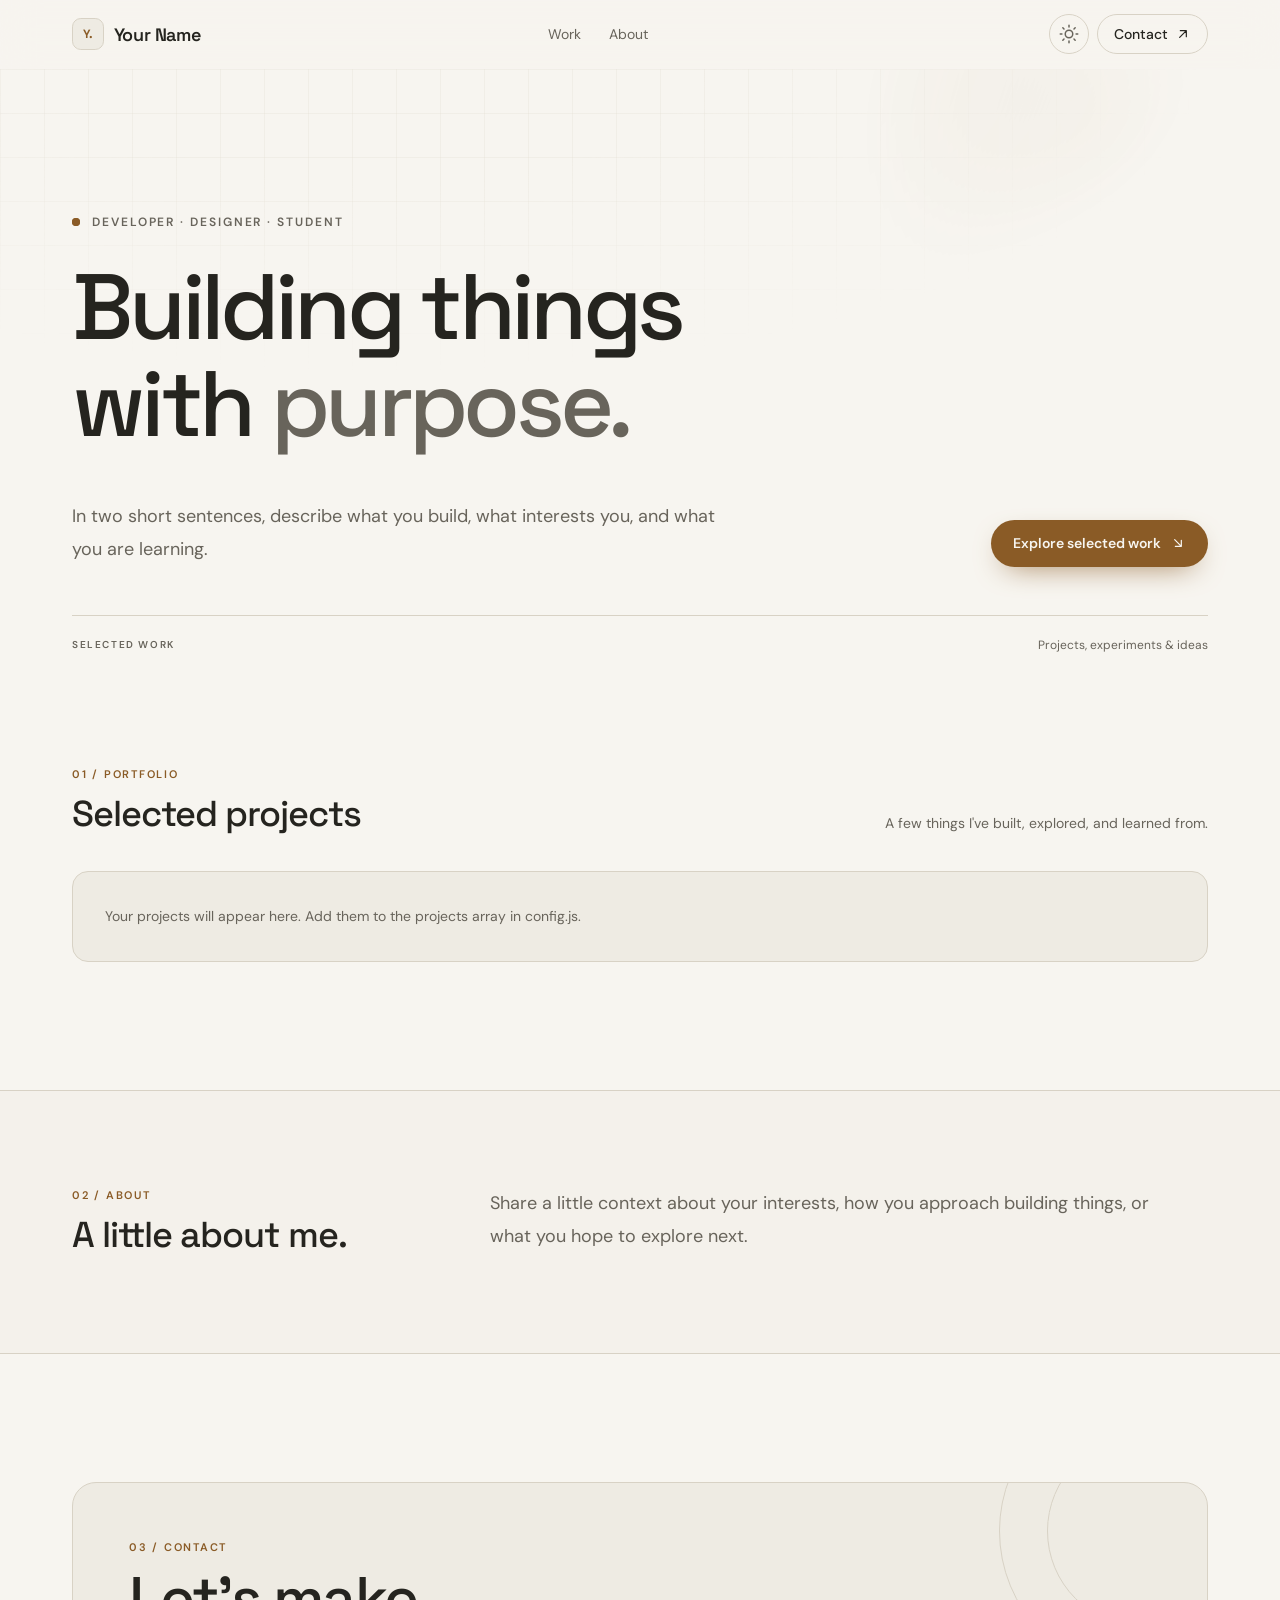
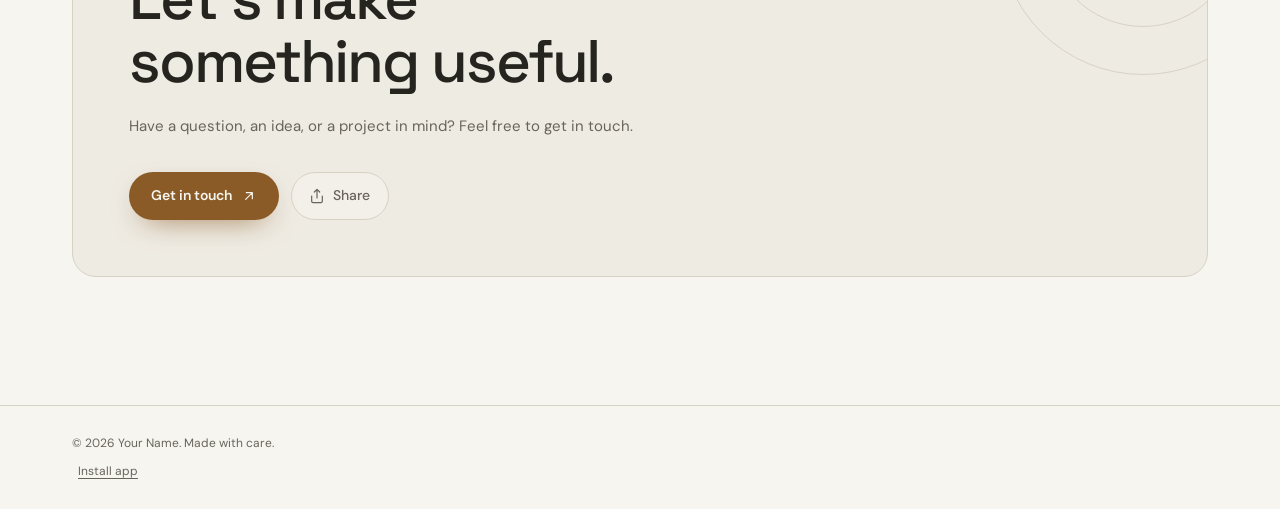
<file: index.html>
<!DOCTYPE html>
<html lang="en">
<head>
  <meta charset="UTF-8" />
  <meta name="viewport" content="width=device-width, initial-scale=1, viewport-fit=cover" />
  <title>Your Name — Portfolio</title>
  <meta name="description" content="A personal portfolio of projects and experiments." />
  <meta name="theme-color" content="#11110f" />
  <meta name="color-scheme" content="light dark" />

  <!-- Installable web app -->
  <link rel="manifest" href="manifest.webmanifest" />
  <link rel="icon" type="image/svg+xml" href="icons/icon.svg" />
  <link rel="icon" type="image/png" sizes="48x48" href="icons/favicon-48.png" />
  <link rel="apple-touch-icon" href="icons/apple-touch-icon.png" />
  <meta name="apple-mobile-web-app-capable" content="yes" />
  <meta name="mobile-web-app-capable" content="yes" />
  <meta name="apple-mobile-web-app-title" content="Portfolio" />
  <meta name="apple-mobile-web-app-status-bar-style" content="default" />

  <!-- Link previews (Discord, iMessage, LinkedIn, etc.). Crawlers don't run JavaScript, so set these by hand.
       og:url and og:image must be full URLs, e.g. https://YOUR-USERNAME.github.io/YOUR-REPO/ -->
  <meta property="og:type" content="website" />
  <meta property="og:title" content="Your Name — Portfolio" />
  <meta property="og:description" content="A personal portfolio of projects and experiments." />
  <meta property="og:url" content="https://YOUR-USERNAME.github.io/YOUR-REPO/" />
  <meta property="og:image" content="https://YOUR-USERNAME.github.io/YOUR-REPO/icons/og-image.jpg" />
  <meta name="twitter:card" content="summary_large_image" />

  <link rel="preconnect" href="https://fonts.googleapis.com" />
  <link rel="preconnect" href="https://fonts.gstatic.com" crossorigin />
  <link href="https://fonts.googleapis.com/css2?family=DM+Sans:opsz,wght@9..40,400;9..40,500;9..40,600;9..40,700&family=Space+Grotesk:wght@400;500;600;700&display=swap" rel="stylesheet" />
  <link rel="stylesheet" href="styles.css" />

  <!-- Edit config.js to personalize the content and theme. These two load first so the right colors paint immediately. -->
  <script src="config.js"></script>
  <script src="theme.js"></script>
  <script src="app.js" defer></script>
</head>
<body>
  <svg width="0" height="0" style="position:absolute" aria-hidden="true">
    <defs>
      <symbol id="i-home" viewBox="0 0 24 24"><path d="M3 10.5 12 3l9 7.5V20a1 1 0 0 1-1 1h-5v-6H9v6H4a1 1 0 0 1-1-1z"/></symbol>
      <symbol id="i-grid" viewBox="0 0 24 24"><rect x="3" y="3" width="7" height="7" rx="1.5"/><rect x="14" y="3" width="7" height="7" rx="1.5"/><rect x="14" y="14" width="7" height="7" rx="1.5"/><rect x="3" y="14" width="7" height="7" rx="1.5"/></symbol>
      <symbol id="i-user" viewBox="0 0 24 24"><path d="M20 21v-2a4 4 0 0 0-4-4H8a4 4 0 0 0-4 4v2"/><circle cx="12" cy="7" r="4"/></symbol>
      <symbol id="i-mail" viewBox="0 0 24 24"><rect x="2" y="4" width="20" height="16" rx="2"/><path d="m22 6-10 7L2 6"/></symbol>
      <symbol id="i-sun" viewBox="0 0 24 24"><circle cx="12" cy="12" r="4.5"/><path d="M12 1.5v2M12 20.5v2M4.6 4.6 6 6M18 18l1.4 1.4M1.5 12h2M20.5 12h2M4.6 19.4 6 18M18 6l1.4-1.4"/></symbol>
      <symbol id="i-moon" viewBox="0 0 24 24"><path d="M21 12.8A9 9 0 1 1 11.2 3a7 7 0 0 0 9.8 9.8z"/></symbol>
      <symbol id="i-download" viewBox="0 0 24 24"><path d="M21 15v4a2 2 0 0 1-2 2H5a2 2 0 0 1-2-2v-4M7 10l5 5 5-5M12 15V3"/></symbol>
      <symbol id="i-copy" viewBox="0 0 24 24"><rect x="9" y="9" width="13" height="13" rx="2"/><path d="M5 15H4a2 2 0 0 1-2-2V4a2 2 0 0 1 2-2h9a2 2 0 0 1 2 2v1"/></symbol>
      <symbol id="i-share" viewBox="0 0 24 24"><path d="M4 12v8a2 2 0 0 0 2 2h12a2 2 0 0 0 2-2v-8M16 6l-4-4-4 4M12 2v13"/></symbol>
      <symbol id="i-up" viewBox="0 0 24 24"><path d="M12 19V5M5 12l7-7 7 7"/></symbol>
      <symbol id="i-arrow" viewBox="0 0 24 24"><path d="M7 17 17 7M8 7h9v9"/></symbol>
    </defs>
  </svg>

  <a href="#main-content" class="skip-link focus-ring">Skip to content</a>
  <div class="scroll-progress" aria-hidden="true"><span id="scroll-progress"></span></div>

  <header class="site-header" id="site-header">
    <nav class="container nav" aria-label="Main navigation">
      <a id="brand-link" href="#home" class="brand focus-ring" aria-label="Home">
        <span id="brand-mark" class="brand-mark">Y.</span>
        <span id="brand-name">Your Name</span>
      </a>
      <div class="nav-links">
        <a href="#projects" class="nav-link focus-ring" data-section="projects">Work</a>
        <a href="#about" class="nav-link focus-ring" data-section="about">About</a>
        <div id="nav-socials" class="nav-socials"></div>
      </div>
      <div class="nav-actions">
        <button id="theme-toggle" class="icon-button focus-ring" type="button" aria-label="Switch color theme" hidden>
          <svg class="icon icon-sun" aria-hidden="true"><use href="#i-sun"/></svg>
          <svg class="icon icon-moon" aria-hidden="true"><use href="#i-moon"/></svg>
        </button>
        <a id="header-contact" href="#contact" class="pill-link focus-ring">
          Contact <svg class="icon icon-sm" aria-hidden="true"><use href="#i-arrow"/></svg>
        </a>
      </div>
    </nav>
  </header>

  <main id="main-content">
    <section id="home" class="hero" data-section-anchor>
      <div aria-hidden="true" class="hero-grid"></div>
      <div class="container hero-inner">
        <div class="eyebrow-row" data-reveal>
          <span class="dot" aria-hidden="true"></span>
          <p id="eyebrow" class="eyebrow"></p>
        </div>
        <h1 id="hero-title" class="hero-title" data-reveal></h1>
        <div class="hero-bottom" data-reveal>
          <p id="bio" class="hero-bio"></p>
          <a href="#projects" class="button focus-ring">
            <span id="hero-button-text">Explore my work</span><svg class="icon icon-sm icon-down" aria-hidden="true"><use href="#i-arrow"/></svg>
          </a>
        </div>
        <div class="hero-meta" data-reveal>
          <p class="eyebrow eyebrow-xs">Selected work</p>
          <p id="gallery-subtitle" class="hero-meta-text"></p>
        </div>
      </div>
    </section>

    <section id="projects" class="container section-projects" aria-labelledby="projects-title" data-section-anchor>
      <div class="section-head" data-reveal>
        <div>
          <p id="projects-kicker" class="kicker"></p>
          <h2 id="projects-title" class="section-title"></h2>
        </div>
        <p id="projects-intro" class="section-intro"></p>
      </div>
      <div id="project-filters" class="filters" role="toolbar" aria-label="Filter projects by technology" hidden></div>
      <p id="filter-status" class="sr-only" aria-live="polite"></p>
      <div id="project-grid" class="project-grid">
        <!-- Cards are rendered from config.js. -->
      </div>
      <p id="no-projects" class="empty-note" hidden>Your projects will appear here. Add them to the projects array in config.js.</p>
    </section>

    <section id="about" class="section-about" aria-labelledby="about-title" data-section-anchor>
      <div class="container about-inner" data-reveal>
        <div>
          <p id="about-kicker" class="kicker"></p>
          <h2 id="about-title" class="section-title"></h2>
        </div>
        <div class="about-body">
          <p id="about-copy" class="about-copy"></p>
          <div id="about-links" class="about-links"></div>
        </div>
      </div>
    </section>

    <section id="contact" class="container section-contact" aria-labelledby="contact-title" data-section-anchor>
      <div class="contact-card" data-reveal>
        <div aria-hidden="true" class="ring ring-lg"></div>
        <div aria-hidden="true" class="ring ring-sm"></div>
        <p id="contact-kicker" class="kicker"></p>
        <h2 id="contact-title" class="contact-title"></h2>
        <p id="contact-copy" class="contact-copy"></p>
        <div class="contact-actions">
          <a id="contact-button" href="#contact" class="button focus-ring">
            <span id="contact-button-text">Say hello</span><svg class="icon icon-sm" aria-hidden="true"><use href="#i-arrow"/></svg>
          </a>
          <button id="copy-email" class="ghost-button focus-ring" type="button" hidden>
            <svg class="icon icon-sm" aria-hidden="true"><use href="#i-copy"/></svg><span>Copy email</span>
          </button>
          <button id="share-button" class="ghost-button focus-ring" type="button">
            <svg class="icon icon-sm" aria-hidden="true"><use href="#i-share"/></svg><span>Share</span>
          </button>
        </div>
      </div>
    </section>
  </main>

  <footer class="site-footer">
    <div class="container footer-inner">
      <div class="footer-meta">
        <p id="copyright" class="footer-note"></p>
        <div id="install-wrap" class="footer-install" hidden>
          <button id="install-button" class="footer-link focus-ring" type="button">Install app</button>
          <p id="install-hint" class="footer-note" hidden></p>
        </div>
      </div>
      <div id="footer-socials" class="footer-socials"></div>
    </div>
  </footer>

  <button id="back-to-top" class="icon-button back-to-top focus-ring" type="button" aria-label="Back to top">
    <svg class="icon" aria-hidden="true"><use href="#i-up"/></svg>
  </button>

  <!-- Phone navigation: app-style tab bar -->
  <nav class="tab-bar" aria-label="Sections">
    <a href="#home" class="tab focus-ring" data-section="home"><svg class="icon" aria-hidden="true"><use href="#i-home"/></svg><span>Home</span></a>
    <a href="#projects" class="tab focus-ring" data-section="projects"><svg class="icon" aria-hidden="true"><use href="#i-grid"/></svg><span>Work</span></a>
    <a href="#about" class="tab focus-ring" data-section="about"><svg class="icon" aria-hidden="true"><use href="#i-user"/></svg><span>About</span></a>
    <a href="#contact" class="tab focus-ring" data-section="contact"><svg class="icon" aria-hidden="true"><use href="#i-mail"/></svg><span>Contact</span></a>
  </nav>

  <div id="toast-region" class="toast-region" role="status" aria-live="polite"></div>
</body>
</html>
</file>
<file: styles.css>
/* Portfolio styles. Colors come from config.js via CSS variables set in theme.js. */

/* ---------- Base ---------- */
:root {
  --color-canvas: #11110f;
  --color-surface: #191916;
  --color-line: #34332c;
  --color-muted: #aaa69a;
  --color-accent: #e2bd70;
  --color-foreground: #f4f0e7;
  --color-selection: #574522;
  --color-on-accent: #11110f;
  --font-sans: "DM Sans", ui-sans-serif, system-ui, -apple-system, "Segoe UI", sans-serif;
  --font-display: "Space Grotesk", "DM Sans", ui-sans-serif, system-ui, sans-serif;
  --ease-out: cubic-bezier(.2, .7, .2, 1);
  --header-h: 4.25rem;
  --tab-h: 0px;
  --safe-bottom: env(safe-area-inset-bottom, 0px);
  --radius: 1rem;
}

*, *::before, *::after { box-sizing: border-box; }
* { margin: 0; }

html {
  background: var(--color-canvas);
  scroll-behavior: smooth;
  scroll-padding-top: calc(var(--header-h) + 1rem);
  -webkit-text-size-adjust: 100%;
  text-size-adjust: 100%;
}

body {
  min-height: 100vh;
  min-height: 100dvh;
  background: var(--color-canvas);
  color: var(--color-foreground);
  font-family: var(--font-sans);
  font-size: 1rem;
  line-height: 1.5;
  -webkit-font-smoothing: antialiased;
  -moz-osx-font-smoothing: grayscale;
  text-rendering: optimizeLegibility;
  overflow-x: hidden;
}

img, svg { display: block; max-width: 100%; }
a { color: inherit; text-decoration: none; -webkit-tap-highlight-color: transparent; }
button { font: inherit; color: inherit; background: none; border: 0; cursor: pointer; -webkit-tap-highlight-color: transparent; }
[hidden] { display: none !important; }
::selection { color: var(--color-foreground); background: var(--color-selection); }

.theme-transition, .theme-transition *, .theme-transition *::before, .theme-transition *::after {
  transition: background-color 350ms ease, border-color 350ms ease, color 350ms ease, fill 350ms ease !important;
}

/* Hide content for a beat until app.js has rendered it, then fade in (no placeholder flash). */
.js:not(.rendered) #main-content, .js:not(.rendered) .site-footer { opacity: 0; }
#main-content, .site-footer { transition: opacity 300ms ease; }

.container {
  width: 100%;
  max-width: 76rem;
  margin-inline: auto;
  padding-inline: max(1.25rem, env(safe-area-inset-left, 0px));
}
@media (min-width: 640px) { .container { padding-inline: 2rem; } }
@media (min-width: 1024px) { .container { padding-inline: 2.5rem; } }

.sr-only {
  position: absolute; width: 1px; height: 1px; padding: 0; margin: -1px;
  overflow: hidden; clip: rect(0, 0, 0, 0); white-space: nowrap; border: 0;
}

.focus-ring:focus-visible { outline: 2px solid var(--color-accent); outline-offset: 4px; border-radius: .375rem; }

.icon { width: 1.25rem; height: 1.25rem; fill: none; stroke: currentColor; stroke-width: 1.8; stroke-linecap: round; stroke-linejoin: round; flex-shrink: 0; }
.icon-sm { width: 1rem; height: 1rem; }

.skip-link {
  position: fixed; left: 1rem; top: -4rem; z-index: 100;
  padding: .75rem 1rem; border-radius: .5rem;
  background: var(--color-surface); color: var(--color-foreground); font-size: .875rem;
  transition: top 150ms ease;
}
.skip-link:focus { top: 1rem; }

/* ---------- Scroll progress ---------- */
.scroll-progress { position: fixed; inset: 0 0 auto; height: 2px; z-index: 60; pointer-events: none; }
.scroll-progress span {
  display: block; height: 100%; background: var(--color-accent);
  transform-origin: 0 50%; transform: scaleX(0); will-change: transform;
}

/* ---------- Header ---------- */
.site-header {
  position: sticky; top: 0; z-index: 50;
  padding-top: env(safe-area-inset-top, 0px);
  background: color-mix(in srgb, var(--color-canvas) 82%, transparent);
  -webkit-backdrop-filter: saturate(1.4) blur(18px);
  backdrop-filter: saturate(1.4) blur(18px);
  border-bottom: 1px solid transparent;
  transition: border-color 200ms ease, box-shadow 200ms ease;
}
.site-header.is-scrolled {
  border-bottom-color: var(--color-line);
  box-shadow: 0 6px 24px -18px color-mix(in srgb, var(--color-foreground) 45%, transparent);
}
.nav { display: flex; align-items: center; justify-content: space-between; gap: 1rem; height: var(--header-h); }

.brand { display: inline-flex; align-items: center; gap: .6rem; font-family: var(--font-display); font-size: 1.125rem; font-weight: 600; letter-spacing: -.02em; }
.brand-mark {
  display: grid; place-items: center; width: 2rem; height: 2rem;
  border: 1px solid var(--color-line); border-radius: .55rem; background: var(--color-surface);
  color: var(--color-accent); font-size: .75rem; font-weight: 700;
  transition: transform 300ms var(--ease-out), border-color 200ms ease;
}
.brand:hover .brand-mark { transform: rotate(-8deg) scale(1.05); border-color: var(--color-accent); }

.nav-links { display: none; align-items: center; gap: 1.75rem; }
.nav-link, .nav-socials a { position: relative; font-size: .875rem; color: var(--color-muted); transition: color 150ms ease; }
.nav-link:hover, .nav-socials a:hover, .nav-link.is-active { color: var(--color-foreground); }
.nav-link::after {
  content: ""; position: absolute; left: 0; right: 0; bottom: -.4rem; height: 2px; border-radius: 2px;
  background: var(--color-accent); transform: scaleX(0); transition: transform 250ms var(--ease-out);
}
.nav-link.is-active::after { transform: scaleX(1); }
.nav-socials { display: flex; align-items: center; gap: 1.25rem; padding-left: 1.5rem; border-left: 1px solid var(--color-line); }
.nav-actions { display: flex; align-items: center; gap: .5rem; }

.icon-button {
  display: grid; place-items: center; width: 2.5rem; height: 2.5rem; border-radius: 999px;
  border: 1px solid var(--color-line); color: var(--color-muted);
  transition: color 150ms ease, border-color 150ms ease, background-color 150ms ease, transform 150ms ease;
}
.icon-button:hover { color: var(--color-accent); border-color: var(--color-accent); }
.icon-button:active { transform: scale(.94); }
#theme-toggle .icon-moon, [data-theme="dark"] #theme-toggle .icon-sun { display: none; }
[data-theme="dark"] #theme-toggle .icon-moon { display: block; }
#theme-toggle .icon { animation: spin-in 400ms var(--ease-out); }
@keyframes spin-in { from { transform: rotate(-90deg) scale(.6); opacity: 0; } }

.pill-link, .pill-button {
  display: inline-flex; align-items: center; gap: .45rem; height: 2.5rem; padding-inline: 1rem;
  border: 1px solid var(--color-line); border-radius: 999px; font-size: .875rem; font-weight: 500;
  transition: color 150ms ease, border-color 150ms ease, transform 150ms ease;
}
.pill-link:hover, .pill-button:hover { color: var(--color-accent); border-color: var(--color-accent); }
.pill-button { color: var(--color-accent); border-color: color-mix(in srgb, var(--color-accent) 45%, var(--color-line)); }
.pill-link:active, .pill-button:active { transform: scale(.97); }
#header-contact { display: none; }

@media (min-width: 768px) {
  .nav-links { display: flex; }
  #header-contact { display: inline-flex; }
}

/* ---------- Buttons ---------- */
.button {
  display: inline-flex; align-items: center; gap: .6rem; width: fit-content; flex-shrink: 0;
  padding: .8rem 1.35rem; border-radius: 999px;
  background: var(--color-accent); color: var(--color-on-accent);
  font-size: .875rem; font-weight: 600;
  box-shadow: 0 10px 30px -14px var(--color-accent);
  transition: filter 150ms ease, transform 200ms var(--ease-out), box-shadow 200ms ease;
}
.button:hover { filter: brightness(1.08); transform: translateY(-2px); box-shadow: 0 16px 34px -14px var(--color-accent); }
.button:active { transform: translateY(0) scale(.98); }
.button .icon { transition: transform 200ms var(--ease-out); }
.button:hover .icon { transform: translate(2px, -2px); }
.button .icon-down { transform: rotate(90deg); }
.button:hover .icon-down { transform: rotate(90deg) translate(2px, -2px); }

.ghost-button {
  display: inline-flex; align-items: center; gap: .5rem; padding: .8rem 1.1rem; border-radius: 999px;
  border: 1px solid var(--color-line); color: var(--color-muted); font-size: .875rem; font-weight: 500;
  background: color-mix(in srgb, var(--color-canvas) 50%, transparent);
  transition: color 150ms ease, border-color 150ms ease, transform 150ms ease;
}
.ghost-button:hover { color: var(--color-foreground); border-color: var(--color-accent); }
.ghost-button:active { transform: scale(.97); }

/* ---------- Hero ---------- */
.hero { position: relative; isolation: isolate; overflow: hidden; }
.hero-grid {
  position: absolute; inset: 0 0 auto; height: 34rem; z-index: -1; opacity: .6; pointer-events: none;
  background-image:
    linear-gradient(to right, color-mix(in srgb, var(--color-line) 35%, transparent) 1px, transparent 1px),
    linear-gradient(to bottom, color-mix(in srgb, var(--color-line) 35%, transparent) 1px, transparent 1px);
  background-size: 44px 44px;
  -webkit-mask-image: radial-gradient(ellipse 80% 70% at 30% 0%, #000 30%, transparent 80%);
  mask-image: radial-gradient(ellipse 80% 70% at 30% 0%, #000 30%, transparent 80%);
}
.hero-grid::after {
  content: ""; position: absolute; width: 36rem; height: 36rem; top: -14rem; right: -8rem; border-radius: 50%;
  background: radial-gradient(circle, color-mix(in srgb, var(--color-accent) 22%, transparent), transparent 65%);
  filter: blur(10px);
}
.hero-inner { padding-top: 4.5rem; padding-bottom: 4rem; }
@media (min-width: 640px) { .hero-inner { padding-top: 7rem; padding-bottom: 6rem; } }
@media (min-width: 1024px) { .hero-inner { padding-top: 9rem; padding-bottom: 7rem; } }

.eyebrow-row { display: flex; align-items: center; gap: .75rem; margin-bottom: 1.75rem; }
.dot { position: relative; width: .5rem; height: .5rem; border-radius: 50%; background: var(--color-accent); }
.dot::after { content: ""; position: absolute; inset: 0; border-radius: inherit; background: inherit; animation: pulse 2.4s ease-out infinite; }
@keyframes pulse { 0% { transform: scale(1); opacity: .6; } 70%, 100% { transform: scale(3); opacity: 0; } }
.eyebrow { font-size: .75rem; font-weight: 600; letter-spacing: .16em; text-transform: uppercase; color: var(--color-muted); }
.eyebrow-xs { font-size: .625rem; }

.hero-title {
  max-width: 64rem; font-family: var(--font-display); font-weight: 500;
  font-size: clamp(2.6rem, 6.4vw + .9rem, 5.8rem); line-height: 1.04; letter-spacing: -.05em;
  text-wrap: balance;
}
.hero-title .muted { color: var(--color-muted); }

.hero-bottom {
  display: flex; flex-direction: column; gap: 2rem; margin-top: 2.25rem;
  padding-bottom: 2.5rem; border-bottom: 1px solid var(--color-line);
}
@media (min-width: 640px) {
  .hero-bottom { flex-direction: row; align-items: flex-end; justify-content: space-between; margin-top: 3rem; padding-bottom: 3rem; }
}
.hero-bio { max-width: 42rem; font-size: 1rem; line-height: 1.85; color: var(--color-muted); text-wrap: pretty; }
@media (min-width: 640px) { .hero-bio { font-size: 1.125rem; } }
.hero-meta { display: flex; flex-wrap: wrap; align-items: center; justify-content: space-between; gap: 1rem; padding-top: 1.25rem; }
.hero-meta-text { font-size: .75rem; color: var(--color-muted); }

/* ---------- Section headings ---------- */
.kicker { margin-bottom: .75rem; font-size: .6875rem; font-weight: 600; letter-spacing: .16em; text-transform: uppercase; color: var(--color-accent); }
.section-title { font-family: var(--font-display); font-size: clamp(1.875rem, 2.5vw + 1rem, 2.25rem); font-weight: 500; letter-spacing: -.025em; line-height: 1.15; text-wrap: balance; }
.section-head { display: flex; flex-direction: column; gap: 1.25rem; margin-bottom: 2rem; }
@media (min-width: 640px) { .section-head { flex-direction: row; align-items: flex-end; justify-content: space-between; margin-bottom: 2.25rem; } }
.section-intro { max-width: 28rem; font-size: .875rem; line-height: 1.75; color: var(--color-muted); }

/* ---------- Projects ---------- */
.section-projects { padding-bottom: 6rem; }
@media (min-width: 1024px) { .section-projects { padding-bottom: 8rem; } }

.filters {
  display: flex; gap: .5rem; margin: 0 -1.25rem 1.75rem; padding: .25rem 1.25rem;
  overflow-x: auto; scrollbar-width: none; -webkit-overflow-scrolling: touch;
  scroll-snap-type: x proximity;
}
.filters::-webkit-scrollbar { display: none; }
@media (min-width: 640px) { .filters { flex-wrap: wrap; margin-inline: 0; padding-inline: 0; overflow: visible; } }
.chip {
  flex-shrink: 0; scroll-snap-align: start;
  display: inline-flex; align-items: center; gap: .45rem; padding: .45rem .9rem; border-radius: 999px;
  border: 1px solid var(--color-line); font-size: .8125rem; font-weight: 500; color: var(--color-muted);
  transition: color 150ms ease, border-color 150ms ease, background-color 150ms ease, transform 150ms ease;
}
.chip:hover { color: var(--color-foreground); border-color: var(--color-accent); }
.chip:active { transform: scale(.96); }
.chip[aria-pressed="true"] { background: var(--color-foreground); border-color: var(--color-foreground); color: var(--color-canvas); }
.chip-count { font-size: .6875rem; opacity: .6; font-variant-numeric: tabular-nums; }

.project-grid { display: grid; grid-template-columns: 1fr; gap: 1.25rem; }
@media (min-width: 640px) { .project-grid { grid-template-columns: repeat(2, minmax(0, 1fr)); gap: 1.5rem; } }
@media (min-width: 1024px) { .project-grid { gap: 1.75rem; } }

.project-card {
  position: relative; display: flex; flex-direction: column; overflow: hidden;
  border: 1px solid var(--color-line); border-radius: var(--radius);
  background: color-mix(in srgb, var(--color-surface) 60%, transparent);
  transition: border-color 200ms ease, transform 300ms var(--ease-out), box-shadow 300ms ease;
}
.project-card.is-filtered-out { display: none; }
@media (hover: hover) {
  .project-card:hover {
    border-color: var(--color-accent); transform: translateY(-4px);
    box-shadow: 0 22px 44px -28px color-mix(in srgb, var(--color-foreground) 55%, transparent);
  }
}
.project-card:active { transform: scale(.99); }
.project-card:focus-within { border-color: var(--color-accent); }

.project-media {
  position: relative; aspect-ratio: 16 / 10; overflow: hidden;
  border-bottom: 1px solid var(--color-line); background: var(--color-surface);
}
.project-media::before {
  content: ""; position: absolute; inset: 0;
  background: linear-gradient(100deg, transparent 30%, color-mix(in srgb, var(--color-canvas) 50%, transparent) 50%, transparent 70%) var(--color-surface);
  background-size: 220% 100%; animation: shimmer 1.4s linear infinite;
}
.project-media.is-loaded::before { display: none; }
@keyframes shimmer { from { background-position: 120% 0; } to { background-position: -120% 0; } }
.project-image {
  position: relative; width: 100%; height: 100%; object-fit: cover; object-position: top center;
  opacity: 0; transition: opacity 400ms ease, transform 600ms var(--ease-out);
}
.project-media.is-loaded .project-image { opacity: 1; }
@media (hover: hover) { .project-card:hover .project-image { transform: scale(1.04); } }

.project-category {
  position: absolute; left: 1rem; top: 1rem; padding: .35rem .75rem; border-radius: 999px;
  border: 1px solid var(--color-line); background: color-mix(in srgb, var(--color-canvas) 88%, transparent);
  -webkit-backdrop-filter: blur(8px); backdrop-filter: blur(8px);
  font-size: .625rem; font-weight: 600; letter-spacing: .13em; text-transform: uppercase; color: var(--color-muted);
}

.project-body { display: flex; flex: 1; flex-direction: column; padding: 1.25rem; }
@media (min-width: 640px) { .project-body { padding: 1.5rem; } }
.project-title-row { display: flex; align-items: flex-start; justify-content: space-between; gap: 1rem; }
.project-title { font-family: var(--font-display); font-size: 1.25rem; font-weight: 600; letter-spacing: -.02em; }
/* The title link stretches over the whole card so the card is one big tap target. */
.project-title a::after { content: ""; position: absolute; inset: 0; z-index: 1; border-radius: var(--radius); }
.project-title a:focus-visible { outline: none; }
.project-card:has(.project-title a:focus-visible) { outline: 2px solid var(--color-accent); outline-offset: 3px; }
.project-arrow { color: var(--color-muted); transition: color 150ms ease, transform 250ms var(--ease-out); margin-top: .25rem; }
.project-card:hover .project-arrow { color: var(--color-accent); transform: translate(2px, -2px); }
.project-desc { margin-top: .75rem; font-size: .875rem; line-height: 1.6; color: var(--color-muted); }

.tags { display: flex; flex-wrap: wrap; gap: .5rem; margin-top: 1.25rem; padding: 0; list-style: none; }
.tag { padding: .25rem .6rem; border-radius: .375rem; border: 1px solid var(--color-line); font-size: .6875rem; font-weight: 500; color: var(--color-muted); }

.project-actions {
  display: flex; flex-wrap: wrap; align-items: center; gap: 1rem;
  margin-top: auto; padding-top: 1rem; border-top: 1px solid var(--color-line);
}
.tags + .project-actions, .project-desc + .project-actions { margin-top: 1.5rem; }
.project-actions a { position: relative; z-index: 2; display: inline-flex; align-items: center; gap: .3rem; font-size: .875rem; font-weight: 500; color: var(--color-muted); transition: color 150ms ease; }
.project-actions a:hover { color: var(--color-foreground); }
.project-actions a.primary { font-weight: 600; color: var(--color-accent); }
.project-actions .note { font-size: .75rem; color: var(--color-muted); }

.empty-note { padding: 2rem; border: 1px solid var(--color-line); border-radius: var(--radius); background: var(--color-surface); font-size: .875rem; line-height: 1.75; color: var(--color-muted); }

/* ---------- About ---------- */
.section-about { border-block: 1px solid var(--color-line); background: color-mix(in srgb, var(--color-surface) 40%, transparent); }
.about-inner { display: grid; gap: 2rem; padding-block: 4rem; }
@media (min-width: 640px) { .about-inner { padding-block: 5rem; } }
@media (min-width: 768px) { .about-inner { grid-template-columns: .7fr 1.3fr; } }
@media (min-width: 1024px) { .about-inner { padding-block: 6rem; } }
.about-body { max-width: 42rem; }
.about-copy { font-size: 1rem; line-height: 1.85; color: var(--color-muted); text-wrap: pretty; }
@media (min-width: 640px) { .about-copy { font-size: 1.125rem; } }
.about-links { display: flex; flex-wrap: wrap; gap: .75rem 1.25rem; margin-top: 1.5rem; font-size: .875rem; font-weight: 500; }
.about-links a { color: var(--color-muted); text-decoration: underline; text-decoration-color: var(--color-line); text-underline-offset: 4px; transition: color 150ms ease, text-decoration-color 150ms ease; }
.about-links a:hover { color: var(--color-accent); text-decoration-color: var(--color-accent); }
.about-links:empty { display: none; }

/* ---------- Contact ---------- */
.section-contact { padding-block: 5rem; }
@media (min-width: 640px) { .section-contact { padding-block: 6rem; } }
@media (min-width: 1024px) { .section-contact { padding-block: 8rem; } }
.contact-card {
  position: relative; overflow: hidden; padding: 2.5rem 1.5rem;
  border: 1px solid var(--color-line); border-radius: 1.5rem; background: var(--color-surface);
}
@media (min-width: 640px) { .contact-card { padding: 3.5rem 2.5rem; } }
@media (min-width: 1024px) { .contact-card { padding-inline: 3.5rem; } }
.ring { position: absolute; border-radius: 50%; border: 1px solid var(--color-line); pointer-events: none; }
.ring-lg { width: 18rem; height: 18rem; right: -5rem; top: -6rem; }
.ring-sm { width: 12rem; height: 12rem; right: -2rem; top: -3rem; }
.contact-card > :not(.ring) { position: relative; }
.contact-title { max-width: 48rem; font-family: var(--font-display); font-size: clamp(2.25rem, 3.6vw + 1rem, 3.75rem); font-weight: 500; letter-spacing: -.035em; line-height: 1.05; text-wrap: balance; }
.contact-copy { max-width: 36rem; margin-top: 1.25rem; font-size: .9375rem; line-height: 1.75; color: var(--color-muted); }
.contact-actions { display: flex; flex-wrap: wrap; gap: .75rem; margin-top: 2rem; }

/* ---------- Footer ---------- */
.site-footer { border-top: 1px solid var(--color-line); padding-bottom: calc(var(--tab-h) + var(--safe-bottom)); }
.footer-inner { display: flex; flex-direction: column; gap: 1.25rem; padding-block: 1.75rem; }
@media (min-width: 640px) { .footer-inner { flex-direction: row; align-items: center; justify-content: space-between; } }
.footer-note { font-size: .75rem; line-height: 1.6; color: var(--color-muted); }
.footer-socials { display: flex; flex-wrap: wrap; align-items: center; gap: .75rem 1.25rem; font-size: .75rem; color: var(--color-muted); }
.footer-socials a { transition: color 150ms ease; }
.footer-socials a:hover { color: var(--color-foreground); }
.footer-meta { display: flex; flex-direction: column; gap: .5rem; }
.footer-install { display: flex; flex-direction: column; align-items: flex-start; gap: .25rem; }
.footer-link { font-size: .75rem; color: var(--color-muted); text-decoration: underline; text-underline-offset: 3px; transition: color 150ms ease; }
.footer-link:hover { color: var(--color-foreground); }

/* ---------- Back to top ---------- */
.back-to-top {
  position: fixed; right: max(1.25rem, env(safe-area-inset-right, 0px)); bottom: calc(1.25rem + var(--tab-h) + var(--safe-bottom)); z-index: 40;
  background: color-mix(in srgb, var(--color-canvas) 85%, transparent);
  -webkit-backdrop-filter: blur(12px); backdrop-filter: blur(12px);
  opacity: 0; transform: translateY(.75rem) scale(.9); pointer-events: none;
  transition: opacity 200ms ease, transform 250ms var(--ease-out), color 150ms ease, border-color 150ms ease;
}
.back-to-top.is-visible { opacity: 1; transform: none; pointer-events: auto; }

/* ---------- Phone tab bar ---------- */
.tab-bar { display: none; }
@media (max-width: 767px) {
  :root { --tab-h: 4rem; }
  .tab-bar {
    position: fixed; inset: auto 0 0; z-index: 50; display: grid; grid-template-columns: repeat(4, 1fr);
    height: calc(var(--tab-h) + var(--safe-bottom)); padding-bottom: var(--safe-bottom);
    padding-inline: env(safe-area-inset-left, 0px) env(safe-area-inset-right, 0px);
    border-top: 1px solid var(--color-line);
    background: color-mix(in srgb, var(--color-canvas) 86%, transparent);
    -webkit-backdrop-filter: saturate(1.4) blur(18px); backdrop-filter: saturate(1.4) blur(18px);
  }
  .tab {
    position: relative; display: flex; flex-direction: column; align-items: center; justify-content: center; gap: .2rem;
    font-size: .6875rem; font-weight: 500; color: var(--color-muted); transition: color 150ms ease;
  }
  .tab .icon { width: 1.35rem; height: 1.35rem; transition: transform 250ms var(--ease-out); }
  .tab:active .icon { transform: scale(.88); }
  .tab.is-active { color: var(--color-accent); }
  .tab.is-active .icon { transform: translateY(-1px); }
  .tab::before {
    content: ""; position: absolute; top: -1px; left: 30%; right: 30%; height: 2px; border-radius: 0 0 2px 2px;
    background: var(--color-accent); transform: scaleX(0); transition: transform 250ms var(--ease-out);
  }
  .tab.is-active::before { transform: scaleX(1); }
  .back-to-top { display: none; } /* the Home tab does this job on phones */
  .pill-button span { display: none; }
  .pill-button { width: 2.5rem; padding: 0; justify-content: center; }
}

/* Running as an installed app: no text selection on chrome, feel more native. */
@media (display-mode: standalone) {
  .site-header, .tab-bar, .chip, .button, .ghost-button { -webkit-user-select: none; user-select: none; }
  body { overscroll-behavior-y: none; }
}

/* ---------- Toasts ---------- */
.toast-region {
  position: fixed; left: 50%; bottom: calc(1.25rem + var(--tab-h) + var(--safe-bottom)); z-index: 70;
  display: flex; flex-direction: column; align-items: center; gap: .5rem;
  width: max-content; max-width: calc(100vw - 2.5rem); transform: translateX(-50%); pointer-events: none;
}
.toast {
  display: flex; align-items: center; gap: .9rem; padding: .7rem 1rem; border-radius: .85rem;
  background: var(--color-foreground); color: var(--color-canvas); font-size: .875rem; font-weight: 500;
  box-shadow: 0 14px 38px -14px rgba(0, 0, 0, .45); pointer-events: auto;
  animation: toast-in 300ms var(--ease-out);
}
.toast.is-leaving { animation: toast-out 200ms ease forwards; }
.toast button { font-weight: 600; color: var(--color-selection); }
@keyframes toast-in { from { opacity: 0; transform: translateY(.75rem) scale(.96); } }
@keyframes toast-out { to { opacity: 0; transform: translateY(.5rem) scale(.96); } }

/* ---------- Scroll reveal ---------- */
.js [data-reveal] { opacity: 0; transform: translateY(18px); transition: opacity 700ms var(--ease-out), transform 700ms var(--ease-out); }
.js [data-reveal].is-visible { opacity: 1; transform: none; }
.js .project-card[data-reveal] { transition: opacity 700ms var(--ease-out), transform 700ms var(--ease-out), border-color 200ms ease, box-shadow 300ms ease; }

@media (prefers-reduced-motion: reduce) {
  html { scroll-behavior: auto; }
  *, *::before, *::after { transition-duration: .01ms !important; animation-duration: .01ms !important; animation-iteration-count: 1 !important; }
  .js [data-reveal] { opacity: 1; transform: none; }
}
</file>
